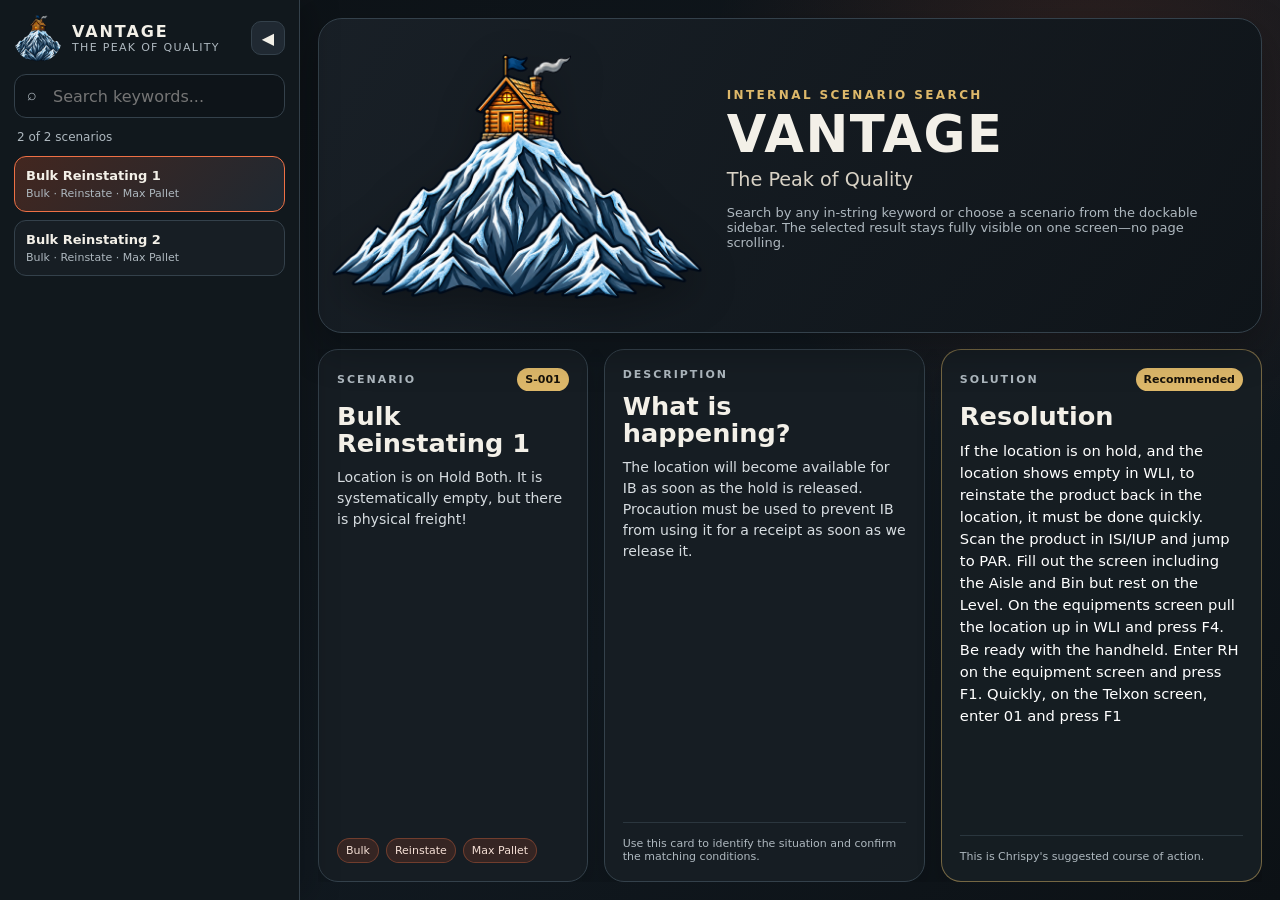
<file: index.html>
<!doctype html>
<html lang="en">
<head>
  <meta charset="utf-8" />
  <meta name="viewport" content="width=device-width,initial-scale=1" />
  <title>Vantage — The Peak of Quality</title>
  <link rel="stylesheet" href="assets/style.css">
</head>
<body>
  <div class="app" id="app">
    <aside>
      <div class="brand-mini">
        <img src="assets/images/vantage-logo2.png" alt="Vantage logo" />
        <div class="txt">
          <div class="name">VANTAGE</div>
          <div class="sub">THE PEAK OF QUALITY</div>
        </div>
        <button class="collapse" id="collapseBtn" title="Dock / collapse sidebar" aria-label="Dock or collapse sidebar">◀</button>
      </div>
      
      <div class="search-wrap">
        <span class="search-icon">⌕</span>
        <input id="search" type="search" placeholder="Search keywords..." autocomplete="off" />
      </div>
      <div class="count" id="count"></div>
      <div class="scenario-list" id="scenarioList"></div>
    </aside>

    <main>
      <section class="hero">
        <div class="hero-art"><img src="assets/images/vantage-logo2.png" alt="Vantage — The Peak of Quality" /></div>
        <div class="hero-copy">
          <div class="eyebrow">Internal Scenario Search</div>
          <h1>VANTAGE</h1>
          <p class="tagline">The Peak of Quality</p>
          <p class="hint">Search by any in-string keyword or choose a scenario from the dockable sidebar. The selected result stays fully visible on one screen—no page scrolling.</p>
        </div>
      </section>

      <section class="cards" aria-live="polite">
        <article class="card scenario">
          <div class="card-head"><div class="card-label">Scenario</div><span class="badge" id="scenarioId">S-001</span></div>
          <h2 id="scenarioTitle"></h2>
          <p id="scenarioSummary"></p>
          <div class="keywords" id="keywords"></div>
        </article>

        <article class="card description">
          <div class="card-head"><div class="card-label">Description</div></div>
          <h2>What is happening?</h2>
          <p id="description"></p>
          <div class="meta">Use this card to identify the situation and confirm the matching conditions.</div>
        </article>

        <article class="card solution">
          <div class="card-head"><div class="card-label">Solution</div><span class="badge">Recommended</span></div>
          <h2>Resolution</h2>
          <p class="solution-body" id="solution"></p>
          <div class="meta">This is Chrispy's suggested course of action.</div>
        </article>
      </section>
    </main>
  </div>

  <script src="assets/script.js"></script>
</body>
</html>
</file>
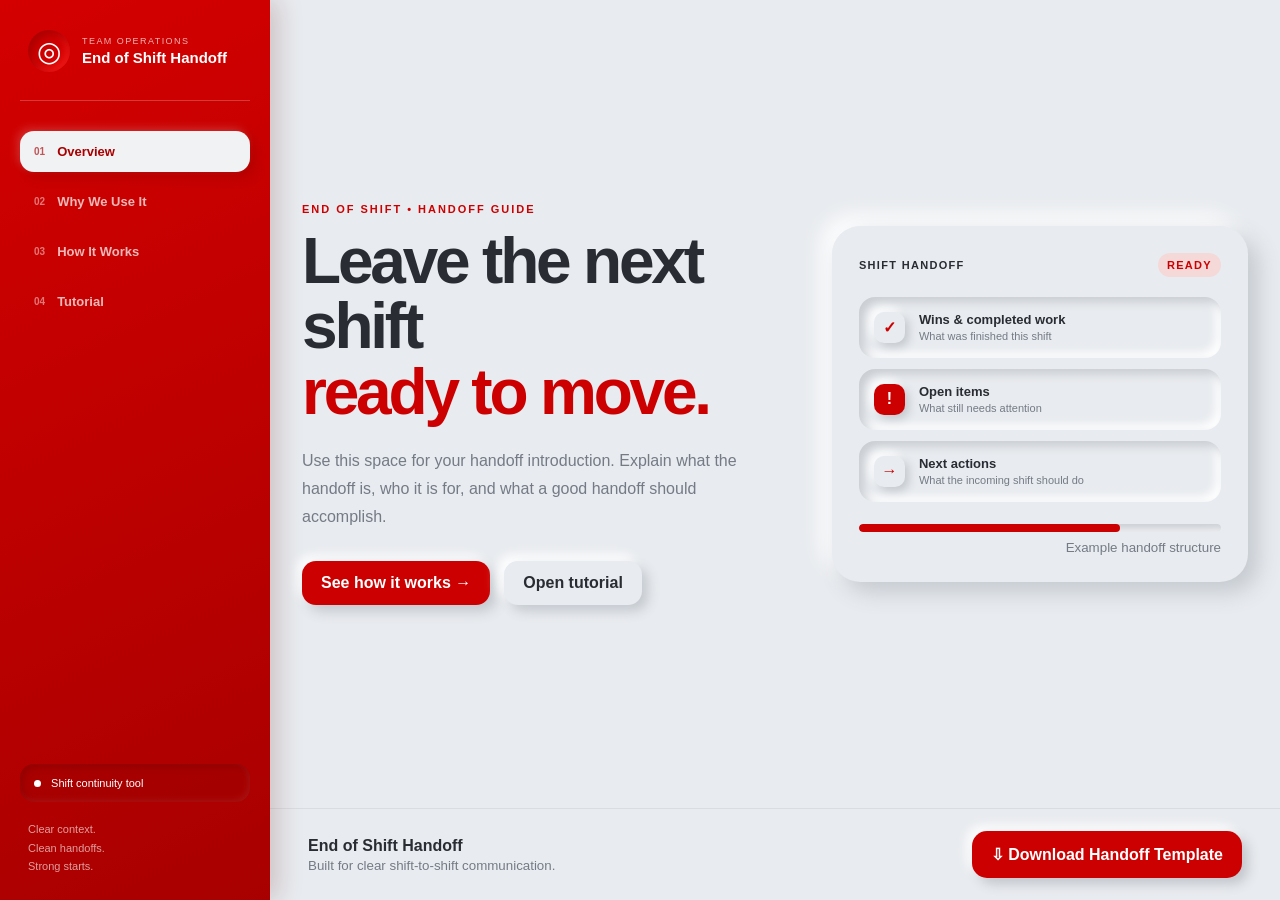
<file: handoff-neumorphic/index.html>
<!DOCTYPE html>
<html lang="en">
<head>
  <meta charset="UTF-8">
  <meta name="viewport" content="width=device-width, initial-scale=1.0">
  <title>End of Shift Handoff</title>
  <link rel="stylesheet" href="./assets/style.css">
</head>
<body>
  <aside class="sidebar">
    <div class="brand"><span class="brand-mark">◎</span><div><small>TEAM OPERATIONS</small><strong>End of Shift Handoff</strong></div></div>
    <nav id="sideNav" aria-label="Handoff sections">
      <a class="active" href="#panel-overview" data-target="panel-overview"><span>01</span>Overview</a>
      <a href="#panel-why" data-target="panel-why"><span>02</span>Why We Use It</a>
      <a href="#panel-how" data-target="panel-how"><span>03</span>How It Works</a>
      <a href="#panel-tutorial" data-target="panel-tutorial"><span>04</span>Tutorial</a>
    </nav>
    <div class="sidebar-note"><span class="status-dot"></span> Shift continuity tool</div>
    <div class="sidebar-footer">Clear context.<br>Clean handoffs.<br>Strong starts.</div>
  </aside>

  <main class="main" id="mainContent">
    <section class="panel active" id="panel-overview">
      <div class="wrap hero-grid">
        <div>
          <p class="eyebrow">End of Shift • Handoff Guide</p>
          <h1>Leave the next shift<br><em>ready to move.</em></h1>
          <p class="lead">Use this space for your handoff introduction. Explain what the handoff is, who it is for, and what a good handoff should accomplish.</p>
          <div class="hero-actions"><button class="soft-btn primary" data-go="panel-how">See how it works →</button><button class="soft-btn" data-go="panel-tutorial">Open tutorial</button></div>
        </div>
        <div class="handoff-card raised">
          <div class="card-top"><span>SHIFT HANDOFF</span><span class="live-pill">READY</span></div>
          <div class="mock-row"><span class="mock-icon">✓</span><div><b>Wins & completed work</b><small>What was finished this shift</small></div></div>
          <div class="mock-row"><span class="mock-icon alert">!</span><div><b>Open items</b><small>What still needs attention</small></div></div>
          <div class="mock-row"><span class="mock-icon">→</span><div><b>Next actions</b><small>What the incoming shift should do</small></div></div>
          <div class="progress"><span></span></div>
          <small class="progress-label">Example handoff structure</small>
        </div>
      </div>
    </section>

    <section class="panel" id="panel-why">
      <div class="wrap">
        <p class="eyebrow">Why We Use It</p><h2>Protect the handoff between shifts.</h2>
        <p class="section-lead">Replace this copy with the reasons your team uses the handoff. The cards below are ready for your key points.</p>
        <div class="card-grid three">
          <article class="info-card raised"><div class="icon-tile">01</div><h3>Continuity</h3><p>Add your explanation of how the handoff keeps important work and context from being lost between shifts.</p></article>
          <article class="info-card raised"><div class="icon-tile">02</div><h3>Visibility</h3><p>Add the information the incoming team needs to understand current conditions, risks, and priorities.</p></article>
          <article class="info-card raised"><div class="icon-tile">03</div><h3>Ownership</h3><p>Add how the handoff makes next actions and ownership clear so work can continue without unnecessary delay.</p></article>
        </div>
        <div class="callout inset"><span class="callout-mark">!</span><div><strong>Key takeaway</strong><p>Use this area for the one message you want every person to remember about completing a quality end-of-shift handoff.</p></div></div>
      </div>
    </section>

    <section class="panel" id="panel-how">
      <div class="wrap">
        <p class="eyebrow">How It Works</p><h2>A simple rhythm for every shift.</h2><p class="section-lead">Edit these steps to match your actual handoff workflow.</p>
        <div class="steps">
          <article class="step-card raised"><span class="step-number">1</span><div><h3>Review the shift</h3><p>Summarize what happened, what was completed, and any meaningful changes.</p></div></article>
          <article class="step-card raised"><span class="step-number">2</span><div><h3>Capture open items</h3><p>Document unfinished work, blockers, exceptions, and anything that still requires attention.</p></div></article>
          <article class="step-card raised"><span class="step-number">3</span><div><h3>Set the next priorities</h3><p>Tell the incoming shift what should happen next and what matters most.</p></div></article>
          <article class="step-card raised"><span class="step-number">4</span><div><h3>Submit the handoff</h3><p>Complete your final review, save or submit it, and make it available to the next shift.</p></div></article>
        </div>
      </div>
    </section>

    <section class="panel" id="panel-tutorial">
      <div class="wrap">
        <p class="eyebrow">Tutorial</p><h2>Walk through the handoff.</h2><p class="section-lead">Drop your screenshots into <code>assets/images</code> and update the image paths when you are ready.</p>
        <div class="tutorial-viewer raised" id="tutorialViewer">
          <article class="tutorial-slide active"><div class="tutorial-copy"><span class="step-number">1</span><div><h3>Open the handoff</h3><p>Add your Step 1 instructions here.</p></div></div><div class="tutorial-image inset"><div><b>STEP 1 SCREENSHOT</b><small>assets/images/tutorial-01.png</small></div></div></article>
          <article class="tutorial-slide"><div class="tutorial-copy"><span class="step-number">2</span><div><h3>Enter shift details</h3><p>Add your Step 2 instructions here.</p></div></div><div class="tutorial-image inset"><div><b>STEP 2 SCREENSHOT</b><small>assets/images/tutorial-02.png</small></div></div></article>
          <article class="tutorial-slide"><div class="tutorial-copy"><span class="step-number">3</span><div><h3>Document the handoff</h3><p>Add your Step 3 instructions here.</p></div></div><div class="tutorial-image inset"><div><b>STEP 3 SCREENSHOT</b><small>assets/images/tutorial-03.png</small></div></div></article>
          <article class="tutorial-slide"><div class="tutorial-copy"><span class="step-number">4</span><div><h3>Review and submit</h3><p>Add your Step 4 instructions here.</p></div></div><div class="tutorial-image inset"><div><b>STEP 4 SCREENSHOT</b><small>assets/images/tutorial-04.png</small></div></div></article>
          <div class="tutorial-controls"><button id="tutorialPrev" class="round-btn">←</button><div id="tutorialDots" class="tutorial-dots"></div><button id="tutorialNext" class="round-btn">→</button></div>
          <div id="tutorialCounter" class="tutorial-counter"></div>
        </div>
      </div>
    </section>

    <footer class="site-footer"><div><strong>End of Shift Handoff</strong><small>Built for clear shift-to-shift communication.</small></div><a class="download-btn" href="./assets/End_of_Shift_Handoff_Template.txt" download>⇩ Download Handoff Template</a></footer>
  </main>
  <script src="./assets/script.js"></script>
</body>
</html>
</file>
<file: assets/style.css>
:root{
      --bg:#0f1418;
      --panel:#171e24;
      --panel-2:#202932;
      --text:#f3f0e8;
      --muted:#aeb8bf;
      --orange:#d65227;
      --orange-2:#ee7045;
      --gold:#ddb86a;
      --line:#34414b;
      --shadow:0 16px 40px rgba(0,0,0,.28);
      --sidebar-w:300px;
    }
    *{box-sizing:border-box}
    html,body{height:100%;margin:0;overflow:hidden}
    body{
      font-family:Inter,ui-sans-serif,system-ui,-apple-system,"Segoe UI",Roboto,Arial,sans-serif;
      background:
        radial-gradient(circle at 85% 10%, rgba(214,82,39,.15), transparent 28%),
        linear-gradient(145deg,#0d1216,#111920 60%,#0c1115);
      color:var(--text);
    }
    button,input{font:inherit}

    .app{height:100vh;display:grid;grid-template-columns:var(--sidebar-w) 1fr;transition:grid-template-columns .25s ease}
    .app.sidebar-collapsed{grid-template-columns:78px 1fr}

    aside{
      min-width:0;
      background:rgba(17,24,30,.96);
      border-right:1px solid var(--line);
      display:flex;
      flex-direction:column;
      padding:14px;
      gap:12px;
      overflow:hidden;
      box-shadow:12px 0 28px rgba(0,0,0,.18);
      z-index:2;
    }
    .brand-mini{display:flex;align-items:center;gap:10px;min-height:48px}
    .brand-mini img{width:48px;height:48px;border-radius:50%;object-fit:cover;flex:0 0 auto}
    .brand-mini .name{font-weight:800;letter-spacing:.12em;white-space:nowrap;overflow:hidden}
    .brand-mini .sub{font-size:11px;color:var(--muted);letter-spacing:.12em;white-space:nowrap}
    .collapse{
      margin-left:auto;border:1px solid var(--line);background:var(--panel-2);color:var(--text);
      width:34px;height:34px;border-radius:10px;cursor:pointer;flex:0 0 auto
    }
    .search-wrap{position:relative}
    .search-wrap input{
      width:100%;height:44px;border:1px solid var(--line);border-radius:12px;
      background:#0e1419;color:var(--text);padding:0 12px 0 38px;outline:none;
    }
    .search-wrap input:focus{border-color:var(--orange-2);box-shadow:0 0 0 3px rgba(238,112,69,.12)}
    .search-icon{position:absolute;left:13px;top:11px;color:var(--muted)}
    .count{font-size:12px;color:var(--muted);padding:0 3px}
    .scenario-list{display:flex;flex-direction:column;gap:8px;min-height:0;overflow:hidden}
    .scenario-item{
      border:1px solid var(--line);background:var(--panel);color:var(--text);border-radius:12px;
      padding:10px 11px;text-align:left;cursor:pointer;transition:.15s ease;min-height:56px;
      overflow:hidden;
    }
    .scenario-item:hover{border-color:#596873;transform:translateX(2px)}
    .scenario-item.active{border-color:var(--orange-2);background:linear-gradient(135deg,rgba(214,82,39,.25),rgba(32,41,50,.95))}
    .scenario-item strong{display:block;font-size:13px;white-space:nowrap;text-overflow:ellipsis;overflow:hidden}
    .scenario-item span{display:block;font-size:11px;color:var(--muted);margin-top:4px;white-space:nowrap;text-overflow:ellipsis;overflow:hidden}
    .empty{padding:18px 10px;color:var(--muted);font-size:13px;text-align:center;border:1px dashed var(--line);border-radius:12px}

    main{min-width:0;height:100vh;padding:18px;display:grid;grid-template-rows:minmax(210px,35vh) minmax(0,1fr);gap:16px;overflow:hidden}
    .hero{
      border:1px solid var(--line);border-radius:24px;overflow:hidden;position:relative;
      background:linear-gradient(120deg,rgba(25,32,39,.97),rgba(14,20,25,.94));box-shadow:var(--shadow);
      display:grid;grid-template-columns:minmax(360px,42%) 1fr;align-items:center;
    }
    .hero-art{height:100%;display:flex;align-items:center;justify-content:center;padding:10px;min-width:0}
    .hero-art img{height:min(32vh,300px);width:auto;max-width:100%;object-fit:contain;filter:drop-shadow(0 14px 20px rgba(0,0,0,.28))}
    .hero-copy{padding:24px 28px 24px 12px;min-width:0}
    .eyebrow{font-size:12px;text-transform:uppercase;letter-spacing:.2em;color:var(--gold);font-weight:700}
    h1{font-size:clamp(30px,4vw,58px);line-height:.95;margin:8px 0 10px;letter-spacing:.03em}
    .tagline{font-size:clamp(14px,1.5vw,20px);color:#d8d2c5;margin:0 0 14px}
    .hint{font-size:13px;color:var(--muted);max-width:680px}

    .cards{min-height:0;display:grid;grid-template-columns:1.05fr 1.25fr 1.25fr;gap:16px;overflow:hidden}
    .card{
      min-width:0;min-height:0;background:rgba(23,30,36,.94);border:1px solid var(--line);border-radius:20px;
      padding:18px;display:flex;flex-direction:column;overflow:hidden;box-shadow:0 10px 26px rgba(0,0,0,.16)
    }
    .card.solution{border-color:rgba(221,184,106,.48)}
    .card-head{display:flex;align-items:center;justify-content:space-between;gap:12px;margin-bottom:12px}
    .card-label{font-size:11px;text-transform:uppercase;letter-spacing:.18em;color:var(--muted);font-weight:800}
    .badge{font-size:11px;color:#17120a;background:var(--gold);border-radius:999px;padding:5px 8px;font-weight:800}
    .card h2{margin:0 0 10px;font-size:clamp(20px,2vw,30px);line-height:1.05}
    .card p{margin:0;color:#d7dde1;line-height:1.5;font-size:clamp(13px,1.1vw,16px)}
    .keywords{display:flex;flex-wrap:wrap;gap:7px;margin-top:auto;padding-top:14px}
    .chip{font-size:11px;color:#f4dfd5;background:rgba(214,82,39,.16);border:1px solid rgba(238,112,69,.32);padding:5px 8px;border-radius:999px}
    .solution-body{font-size:clamp(14px,1.15vw,17px)!important;color:#fff!important}
    .meta{margin-top:auto;padding-top:14px;color:var(--muted);font-size:11px;border-top:1px solid rgba(52,65,75,.7)}

    .app.sidebar-collapsed aside{padding:14px 12px;align-items:center}
    .app.sidebar-collapsed .brand-mini{width:100%;justify-content:center}
    .app.sidebar-collapsed .brand-mini .txt,
    .app.sidebar-collapsed .search-wrap,
    .app.sidebar-collapsed .count,
    .app.sidebar-collapsed .scenario-item span{display:none}
    .app.sidebar-collapsed .scenario-list{width:100%}
    .app.sidebar-collapsed .scenario-item{padding:9px 6px;text-align:center;min-height:46px}
    .app.sidebar-collapsed .scenario-item strong{font-size:11px;white-space:normal;line-height:1.15}
    .app.sidebar-collapsed .collapse{position:absolute;left:58px;top:20px;width:28px;height:28px;border-radius:9px}

    @media (max-width: 980px){
      :root{--sidebar-w:245px}
      main{padding:12px;gap:12px}
      .hero{grid-template-columns:38% 1fr}
      .cards{grid-template-columns:1fr 1fr}
      .card.scenario{grid-column:1 / -1}
      .card{padding:14px}
    }
</file>
<file: handoff-neumorphic/assets/style.css>
:root{--red:#cc0000;--red-dark:#a80000;--red-soft:#f5d9d9;--bg:#e8ebef;--ink:#292d33;--muted:#747b85;--light:#fff;--dark-shadow:#c4c9cf;--sidebar:#c90000;--radius:24px;--shadow:10px 10px 22px var(--dark-shadow),-10px -10px 22px #fff;--inset:inset 5px 5px 10px #c9cdd2,inset -5px -5px 10px #fff}*{box-sizing:border-box}html,body{height:100%;margin:0}body{display:flex;background:var(--bg);color:var(--ink);font-family:Inter,Segoe UI,Arial,sans-serif;overflow:hidden}.sidebar{width:270px;height:100vh;flex:0 0 270px;background:linear-gradient(155deg,#d40000,var(--red-dark));color:#fff;padding:30px 20px 24px;display:flex;flex-direction:column;box-shadow:8px 0 24px rgba(87,0,0,.18);z-index:3}.brand{display:flex;gap:12px;align-items:center;padding:0 8px 28px;border-bottom:1px solid rgba(255,255,255,.22)}.brand-mark{display:grid;place-items:center;width:42px;height:42px;border-radius:50%;font-size:28px;background:#cf0000;box-shadow:inset 4px 4px 8px #a90000,inset -4px -4px 8px #ef1717}.brand small,.brand strong{display:block}.brand small{font-size:9px;letter-spacing:.16em;opacity:.7;margin-bottom:3px}.brand strong{font-size:15px}nav{display:flex;flex-direction:column;gap:9px;margin-top:30px}nav a{display:flex;align-items:center;gap:12px;padding:13px 14px;border-radius:14px;color:rgba(255,255,255,.72);text-decoration:none;font-size:13px;font-weight:700;transition:.2s}nav a span{font-size:10px;opacity:.65}nav a:hover{color:#fff;background:rgba(255,255,255,.08)}nav a.active{color:var(--red-dark);background:#f1f2f4;box-shadow:5px 5px 12px rgba(110,0,0,.25),-3px -3px 8px rgba(255,255,255,.18)}.sidebar-note{margin-top:auto;padding:13px 14px;border-radius:14px;background:rgba(128,0,0,.2);box-shadow:inset 3px 3px 7px rgba(80,0,0,.25),inset -2px -2px 6px rgba(255,255,255,.08);font-size:11px}.status-dot{display:inline-block;width:7px;height:7px;border-radius:50%;background:#fff;margin-right:7px}.sidebar-footer{padding:18px 8px 0;font-size:11px;line-height:1.7;opacity:.62}.main{height:100vh;flex:1;overflow-y:auto}.panel{display:none;min-height:calc(100vh - 92px);align-items:center}.panel.active{display:flex}.wrap{width:min(1060px,calc(100% - 64px));margin:auto;padding:56px 0}.hero-grid{display:grid;grid-template-columns:1.05fr .95fr;gap:70px;align-items:center}.eyebrow{text-transform:uppercase;letter-spacing:.18em;font-size:11px;font-weight:800;color:var(--red);margin:0 0 14px}h1{font-size:clamp(42px,5vw,68px);line-height:1.02;letter-spacing:-.05em;margin:0 0 22px}h1 em{font-style:normal;color:var(--red)}h2{font-size:clamp(30px,3vw,42px);letter-spacing:-.035em;margin:0 0 12px}h3{margin:0 0 8px}.lead,.section-lead{color:var(--muted);font-size:16px;line-height:1.75;max-width:650px}.hero-actions{display:flex;gap:14px;margin-top:30px}.raised{background:var(--bg);box-shadow:var(--shadow)}.inset{background:var(--bg);box-shadow:var(--inset)}.soft-btn,.round-btn,.download-btn{border:0;cursor:pointer;font:inherit;font-weight:750}.soft-btn{padding:13px 19px;border-radius:14px;color:var(--ink);background:var(--bg);box-shadow:6px 6px 12px var(--dark-shadow),-6px -6px 12px #fff}.soft-btn:active,.round-btn:active{box-shadow:var(--inset)}.soft-btn.primary{background:var(--red);color:#fff;box-shadow:6px 6px 13px #c2c6cc,-5px -5px 12px #fff}.handoff-card{border-radius:28px;padding:27px}.card-top{display:flex;justify-content:space-between;align-items:center;font-size:11px;font-weight:800;letter-spacing:.12em;margin-bottom:20px}.live-pill{color:var(--red);background:var(--red-soft);padding:6px 9px;border-radius:20px}.mock-row{display:flex;gap:14px;align-items:center;margin:11px 0;padding:15px;border-radius:16px;box-shadow:var(--inset)}.mock-row b,.mock-row small{display:block}.mock-row b{font-size:13px}.mock-row small{color:var(--muted);font-size:11px;margin-top:3px}.mock-icon{width:31px;height:31px;border-radius:10px;display:grid;place-items:center;color:var(--red);font-weight:900;background:var(--bg);box-shadow:4px 4px 8px var(--dark-shadow),-4px -4px 8px #fff}.mock-icon.alert{background:var(--red);color:#fff}.progress{height:8px;border-radius:20px;margin-top:22px;box-shadow:var(--inset);overflow:hidden}.progress span{display:block;width:72%;height:100%;background:var(--red);border-radius:20px}.progress-label{display:block;text-align:right;color:var(--muted);margin-top:8px}.card-grid{display:grid;gap:24px;margin-top:34px}.card-grid.three{grid-template-columns:repeat(3,1fr)}.info-card{padding:26px;border-radius:22px}.info-card p,.step-card p{color:var(--muted);font-size:14px;line-height:1.65;margin-bottom:0}.icon-tile{width:45px;height:45px;border-radius:14px;display:grid;place-items:center;margin-bottom:22px;color:var(--red);font-weight:900;box-shadow:var(--inset)}.callout{display:flex;gap:18px;align-items:center;margin-top:28px;padding:20px 24px;border-radius:18px}.callout p{margin:4px 0 0;color:var(--muted);font-size:13px}.callout-mark{display:grid;place-items:center;flex:0 0 38px;height:38px;border-radius:50%;background:var(--red);color:#fff;font-weight:900}.steps{display:grid;grid-template-columns:1fr 1fr;gap:22px;margin-top:34px}.step-card{display:flex;gap:18px;padding:25px;border-radius:22px}.step-number{display:grid;place-items:center;flex:0 0 42px;height:42px;border-radius:50%;background:var(--red);color:#fff;font-weight:900;box-shadow:4px 4px 9px #bec3c9,-3px -3px 8px #fff}.tutorial-viewer{margin-top:30px;border-radius:26px;padding:26px}.tutorial-slide{display:none}.tutorial-slide.active{display:block}.tutorial-copy{display:flex;gap:16px;align-items:center;margin-bottom:20px}.tutorial-copy p{margin:0;color:var(--muted);font-size:13px}.tutorial-image{height:390px;border-radius:20px;display:grid;place-items:center;text-align:center;color:var(--muted)}.tutorial-image b,.tutorial-image small{display:block}.tutorial-image b{color:var(--red);letter-spacing:.12em;font-size:12px}.tutorial-image small{margin-top:7px}.tutorial-controls{display:grid;grid-template-columns:auto 1fr auto;gap:15px;align-items:center;margin-top:22px}.round-btn{width:43px;height:43px;border-radius:50%;background:var(--bg);color:var(--red);box-shadow:5px 5px 10px var(--dark-shadow),-5px -5px 10px #fff}.round-btn:disabled{opacity:.35}.tutorial-dots{display:flex;justify-content:center;gap:9px}.tutorial-dot{width:10px;height:10px;padding:0;border:0;border-radius:50%;background:#b9bec4;cursor:pointer}.tutorial-dot.active{background:var(--red);box-shadow:0 0 0 5px var(--red-soft)}.tutorial-counter{text-align:center;color:var(--muted);font-size:11px;margin-top:13px}.site-footer{min-height:92px;display:flex;align-items:center;justify-content:space-between;padding:20px 38px;border-top:1px solid rgba(90,95,100,.1)}.site-footer strong,.site-footer small{display:block}.site-footer small{color:var(--muted);margin-top:3px}.download-btn{text-decoration:none;background:var(--red);color:#fff;padding:14px 19px;border-radius:15px;box-shadow:6px 6px 12px #c2c6cc,-5px -5px 12px #fff}code{color:var(--red);background:var(--red-soft);padding:2px 6px;border-radius:6px}@media(max-width:850px){body{display:block;overflow:auto}.sidebar{width:100%;height:auto;position:sticky;top:0;padding:13px 16px;display:block}.brand{padding:0 4px 12px}.sidebar nav{flex-direction:row;overflow-x:auto;margin-top:12px}.sidebar nav a{white-space:nowrap}.sidebar-note,.sidebar-footer{display:none}.main{height:auto;overflow:visible}.panel{min-height:auto}.wrap{width:min(100% - 36px,760px);padding:45px 0}.hero-grid,.card-grid.three,.steps{grid-template-columns:1fr}.hero-grid{gap:38px}.site-footer{gap:18px;align-items:flex-start;flex-direction:column}.download-btn{width:100%;text-align:center}}
</file>
